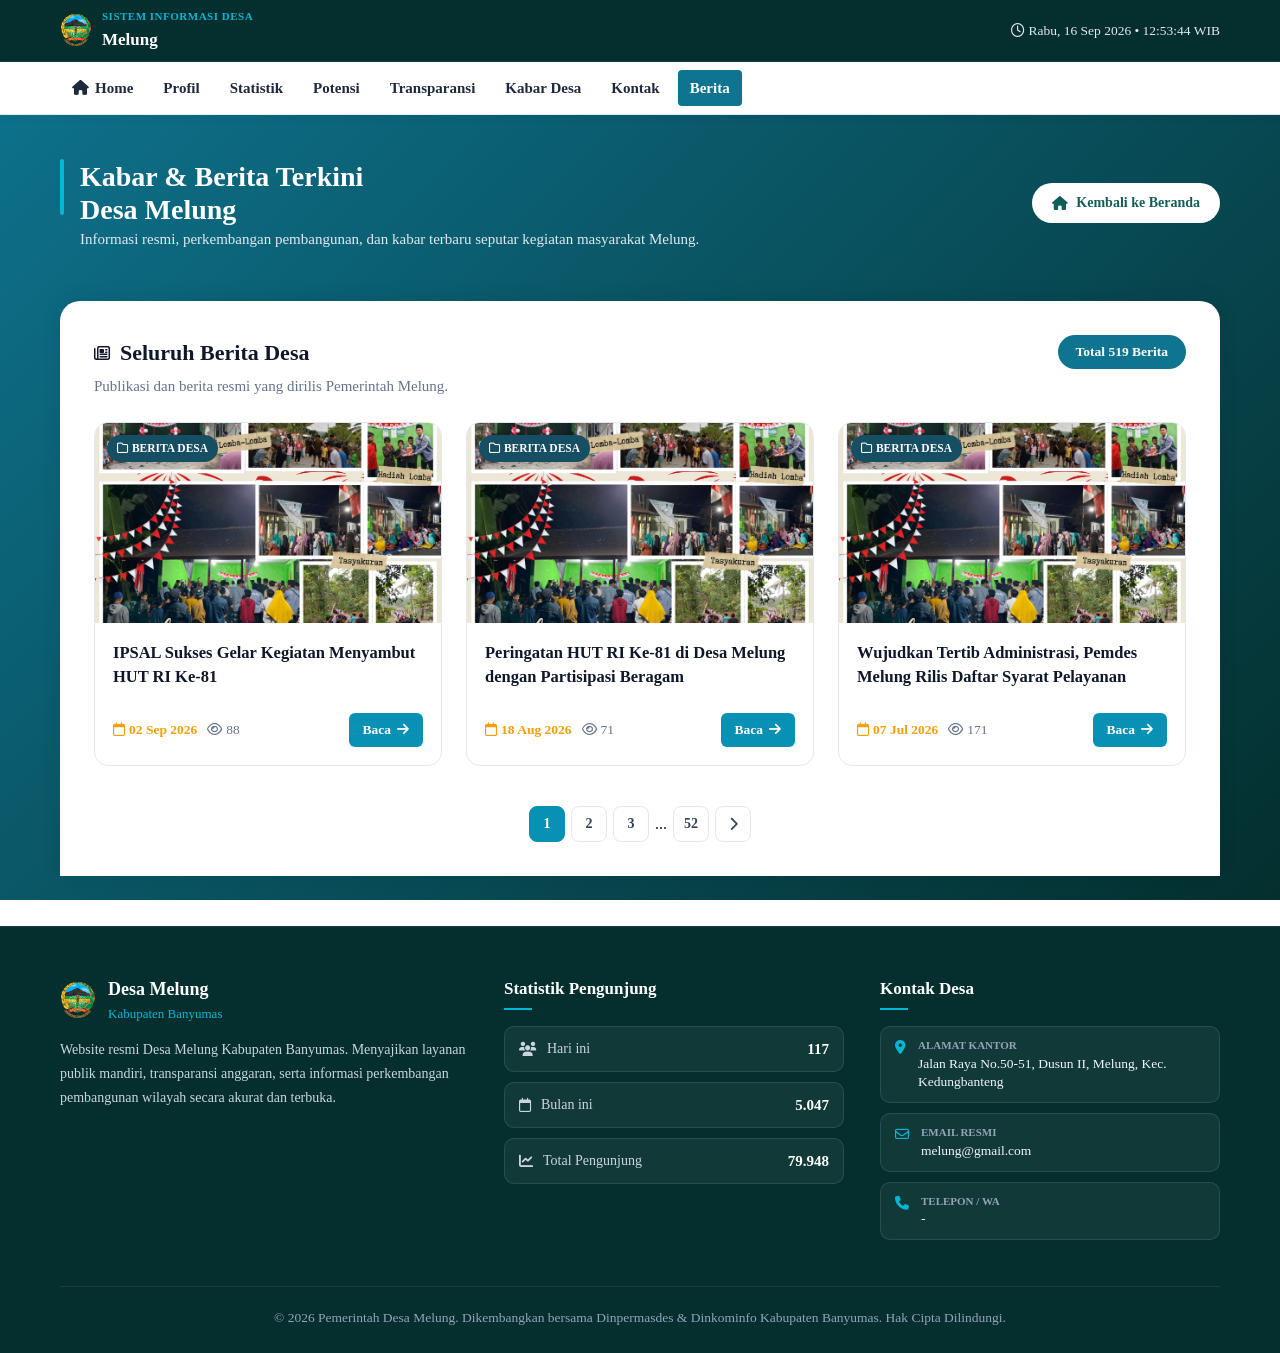
<file: index.html>
<!DOCTYPE html>
<html lang="id">
<head>
  <meta charset="UTF-8" />
  <meta name="viewport" content="width=device-width, initial-scale=1.0" />
  <title>Kabar & Berita Terkini - Desa Melung</title>
  <link rel="shortcut icon" type="image/png" href="logo.png" />
  <link rel="stylesheet" href="style berita.css" />
  <link rel="stylesheet" href="https://cdnjs.cloudflare.com/ajax/libs/font-awesome/6.5.1/css/all.min.css" />
</head>
<body>

  <header class="top-bar">
    <div class="container-boxed top-bar-content">
      <div class="brand-section">
        <img src="logo.png" alt="Logo Melung" class="brand-logo" />
        <div>
          <div class="brand-title">Sistem Informasi Desa</div>
          <div class="brand-sub">Melung</div>
        </div>
      </div>
      <div class="top-time">
        <i class="fa-regular fa-clock"></i> Rabu, 16 Sep 2026 • 12:53:44 WIB
      </div>
    </div>
  </header>

  <nav class="main-navbar">
    <div class="container-boxed">
      <ul class="nav-menu">
        <li><a href="indexsejarah.html" class="nav-link"><i class="fa-solid fa-house"></i> Home</a></li>
        <li><a href="indexsejarah.html" class="nav-link">Profil</a></li>
        <li><a href="#" class="nav-link">Statistik</a></li>
        <li><a href="#" class="nav-link">Potensi</a></li>
        <li><a href="#" class="nav-link">Transparansi</a></li>
        <li><a href="#" class="nav-link">Kabar Desa</a></li>
        <li><a href="#" class="nav-link">Kontak</a></li>
        <li><a href="index.html" class="nav-link active">Berita</a></li>
      </ul>
    </div>
  </nav>

  <section class="hero-banner">
    <div class="container-boxed hero-container">
      <div class="hero-left">
        <div class="hero-line"></div>
        <div>
          <h1 class="hero-title">Kabar & Berita Terkini<br>Desa Melung</h1>
          <p class="hero-desc">Informasi resmi, perkembangan pembangunan, dan kabar terbaru seputar kegiatan masyarakat Melung.</p>
        </div>
      </div>
      <div class="hero-right">
        <a href="indexsejarah.html" class="btn-kembali">
          <i class="fa-solid fa-house"></i> Kembali ke Beranda
        </a>
      </div>
    </div>
  </section>

  <main class="main-wrapper">
    <div class="container-boxed">
      <div class="content-box">
        
        <div class="news-header">
          <div>
            <div class="title-row">
              <i class="fa-regular fa-newspaper news-icon-square"></i>
              <h2 class="section-title">Seluruh Berita Desa</h2>
            </div>
            <p class="section-subtitle">Publikasi dan berita resmi yang dirilis Pemerintah Melung.</p>
          </div>
          <div class="badge-total">Total 519 Berita</div>
        </div>

        <div class="news-grid">
          <article class="news-card">
            <a href="isi berita 1.html" class="card-image-wrap">
              <span class="card-badge"><i class="fa-regular fa-folder mr-1"></i> BERITA DESA</span>
              <img src="ipsal.png" alt="IPSAL Sukses Gelar Kegiatan" class="card-thumb">
            </a>
            <div class="card-content">
              <h3 class="card-title">
                <a href="isi berita 1.html">IPSAL Sukses Gelar Kegiatan Menyambut HUT RI Ke-81</a>
              </h3>
              <div class="card-footer">
                <div class="meta-stats">
                  <span class="date-text"><i class="fa-regular fa-calendar"></i> 02 Sep 2026</span>
                  <span class="views-text"><i class="fa-regular fa-eye"></i> 88</span>
                </div>
                <a href="isi berita 1.html" class="btn-baca">Baca <i class="fa-solid fa-arrow-right"></i></a>
              </div>
            </div>
          </article>

          <article class="news-card">
            <a href="#" class="card-image-wrap">
              <span class="card-badge"><i class="fa-regular fa-folder mr-1"></i> BERITA DESA</span>
              <img src="ipsal.png" alt="Peringatan HUT RI" class="card-thumb">
            </a>
            <div class="card-content">
              <h3 class="card-title"><a href="#">Peringatan HUT RI Ke-81 di Desa Melung dengan Partisipasi Beragam</a></h3>
              <div class="card-footer">
                <div class="meta-stats">
                  <span class="date-text"><i class="fa-regular fa-calendar"></i> 18 Aug 2026</span>
                  <span class="views-text"><i class="fa-regular fa-eye"></i> 71</span>
                </div>
                <a href="#" class="btn-baca">Baca <i class="fa-solid fa-arrow-right"></i></a>
              </div>
            </div>
          </article>

          <article class="news-card">
            <a href="#" class="card-image-wrap">
              <span class="card-badge"><i class="fa-regular fa-folder mr-1"></i> BERITA DESA</span>
              <img src="ipsal.png" alt="Tertib Administrasi" class="card-thumb">
            </a>
            <div class="card-content">
              <h3 class="card-title"><a href="#">Wujudkan Tertib Administrasi, Pemdes Melung Rilis Daftar Syarat Pelayanan</a></h3>
              <div class="card-footer">
                <div class="meta-stats">
                  <span class="date-text"><i class="fa-regular fa-calendar"></i> 07 Jul 2026</span>
                  <span class="views-text"><i class="fa-regular fa-eye"></i> 171</span>
                </div>
                <a href="#" class="btn-baca">Baca <i class="fa-solid fa-arrow-right"></i></a>
              </div>
            </div>
          </article>
        </div>

        <div class="pagination-wrap">
          <a href="#" class="page-btn active">1</a>
          <a href="#" class="page-btn">2</a>
          <a href="#" class="page-btn">3</a>
          <span class="page-dots">...</span>
          <a href="#" class="page-btn">52</a>
          <a href="#" class="page-btn"><i class="fa-solid fa-chevron-right"></i></a>
        </div>

      </div>
    </div>
  </main>

  <div class="nav-modal-overlay" id="navModal">
    <div class="nav-modal-box">
      <span class="nav-modal-close" onclick="tutupMenuPopup()">&times;</span>
      <div class="nav-modal-icon"><i class="fa-solid fa-circle-info"></i></div>
      <h3 id="navModalTitle">Informasi Menu</h3>
      <p>Anda menekan menu <b id="navModalName">Nama Menu</b>. Halaman ini sedang disimulasikan sebagai Pop-up sesuai permintaan.</p>
      <button class="nav-modal-btn" onclick="tutupMenuPopup()">Tutup</button>
    </div>
  </div>

  <footer class="site-footer">
    <div class="container-boxed">
      <div class="footer-grid">
        <div>
          <div class="footer-brand">
            <img src="logo.png" alt="Logo Melung" class="footer-logo" />
            <div>
              <div class="footer-brand-title">Desa Melung</div>
              <div class="footer-brand-sub">Kabupaten Banyumas</div>
            </div>
          </div>
          <p class="footer-desc">Website resmi Desa Melung Kabupaten Banyumas. Menyajikan layanan publik mandiri, transparansi anggaran, serta informasi perkembangan pembangunan wilayah secara akurat dan terbuka.</p>
        </div>
        <div>
          <h4 class="footer-heading">Statistik Pengunjung</h4>
          <div class="stat-item">
            <div class="stat-left"><i class="fa-solid fa-users"></i> Hari ini</div>
            <div class="stat-val">117</div>
          </div>
          <div class="stat-item">
            <div class="stat-left"><i class="fa-regular fa-calendar"></i> Bulan ini</div>
            <div class="stat-val">5.047</div>
          </div>
          <div class="stat-item">
            <div class="stat-left"><i class="fa-solid fa-chart-line"></i> Total Pengunjung</div>
            <div class="stat-val">79.948</div>
          </div>
        </div>
        <div>
          <h4 class="footer-heading">Kontak Desa</h4>
          <div class="contact-card">
            <i class="fa-solid fa-location-dot contact-icon"></i>
            <div>
              <div class="contact-label">Alamat Kantor</div>
              <div class="contact-val">Jalan Raya No.50-51, Dusun II, Melung, Kec. Kedungbanteng</div>
            </div>
          </div>
          <div class="contact-card">
            <i class="fa-regular fa-envelope contact-icon"></i>
            <div>
              <div class="contact-label">Email Resmi</div>
              <div class="contact-val">melung@gmail.com</div>
            </div>
          </div>
          <div class="contact-card">
            <i class="fa-solid fa-phone contact-icon"></i>
            <div>
              <div class="contact-label">Telepon / WA</div>
              <div class="contact-val">-</div>
            </div>
          </div>
        </div>
      </div>
      <div class="footer-copyright">
        &copy; 2026 Pemerintah Desa Melung. Dikembangkan bersama Dinpermasdes & Dinkominfo Kabupaten Banyumas. Hak Cipta Dilindungi.
      </div>
    </div>
  </footer>

  <script src="script berita.js"></script>
</body>
</html>
</file>
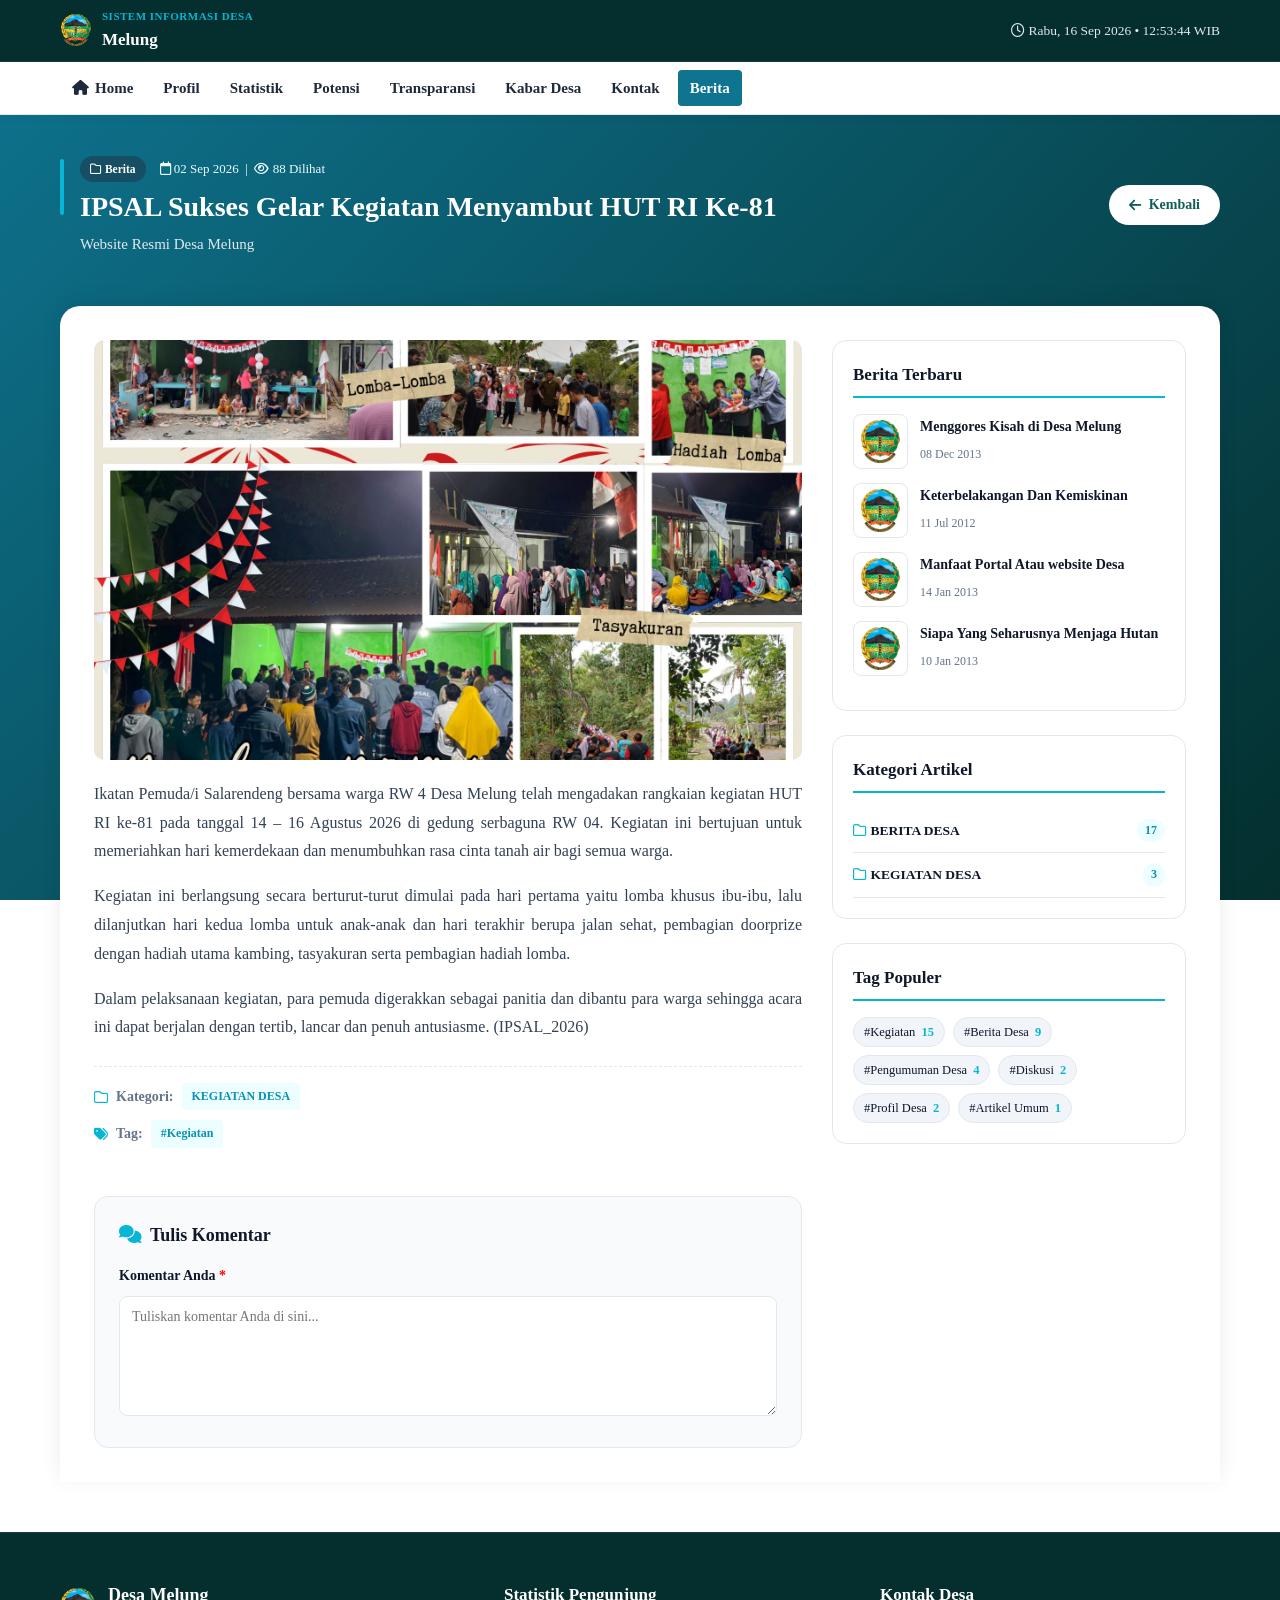
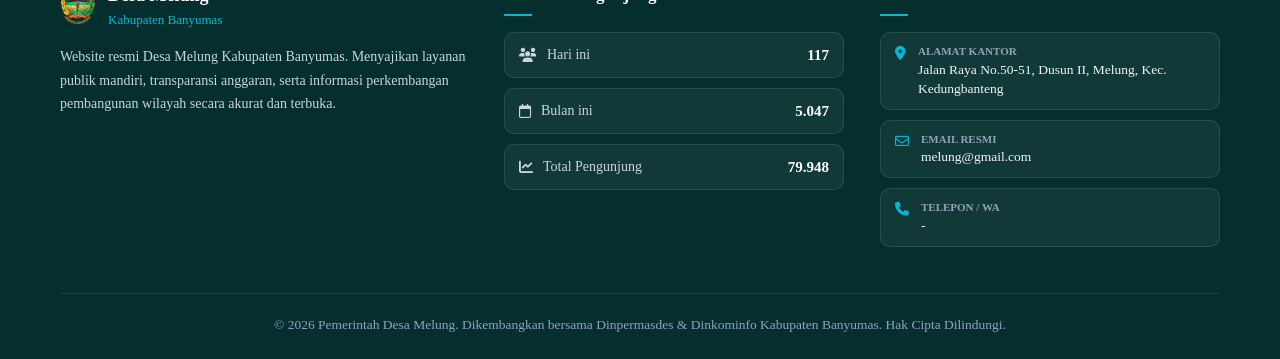
<file: isi berita 1.html>
<!DOCTYPE html>
<html lang="id">
<head>
  <meta charset="UTF-8" />
  <meta name="viewport" content="width=device-width, initial-scale=1.0" />
  <title>IPSAL Sukses Gelar Kegiatan Menyambut HUT RI Ke-81 - Desa Melung</title>
  <link rel="shortcut icon" type="image/x-icon" href="logo.png">
  <link rel="stylesheet" href="style berita.css" />
  <link rel="stylesheet" href="https://cdnjs.cloudflare.com/ajax/libs/font-awesome/6.5.1/css/all.min.css" />
</head>
<body>

  <header class="top-bar">
    <div class="container-boxed top-bar-content">
      <div class="brand-section">
        <img src="logo.png" alt="Logo Melung" class="brand-logo" />
        <div>
          <div class="brand-title">Sistem Informasi Desa</div>
          <div class="brand-sub">Melung</div>
        </div>
      </div>
      <div class="top-time">
        <i class="fa-regular fa-clock"></i> Rabu, 16 Sep 2026 • 12:53:44 WIB
      </div>
    </div>
  </header>

  <nav class="main-navbar">
    <div class="container-boxed">
      <ul class="nav-menu">
        <li><a href="#" class="nav-link"><i class="fa-solid fa-house"></i> Home</a></li>
        <li><a href="indexsejarah.html" class="nav-link">Profil</a></li>
        <li><a href="#" class="nav-link">Statistik</a></li>
        <li><a href="#" class="nav-link">Potensi</a></li>
        <li><a href="#" class="nav-link">Transparansi</a></li>
        <li><a href="#" class="nav-link">Kabar Desa</a></li>
        <li><a href="#" class="nav-link">Kontak</a></li>
        <li><a href="index.html" class="nav-link active">Berita</a></li>
      </ul>
    </div>
  </nav>

  <section class="hero-banner">
    <div class="container-boxed hero-container">
      <div class="hero-left">
        <div class="hero-line"></div>
        <div>
          <div style="margin-bottom: 8px;">
            <span class="card-badge" style="position: relative; top: 0; left: 0; display: inline-block; margin-right: 10px;">
              <i class="fa-regular fa-folder mr-1"></i> Berita
            </span>
            <small style="color: #ecfeff; font-size: 13px;">
              <i class="fa-regular fa-calendar"></i> 02 Sep 2026 &nbsp;|&nbsp; <i class="fa-regular fa-eye"></i> 88 Dilihat
            </small>
          </div>
          <h2 class="hero-title" style="margin-top: 5px;">IPSAL Sukses Gelar Kegiatan Menyambut HUT RI Ke-81</h2>
          <small class="hero-desc" style="display: block; margin-top: 8px;">Website Resmi Desa Melung</small>
        </div>
      </div>
      <div class="hero-right">
        <a href="index.html" class="btn-kembali">
          <i class="fa-solid fa-arrow-left"></i>
          <span>Kembali</span>
        </a>
      </div>
    </div>
  </section>

  <main class="main-wrapper">
    <div class="container-boxed">
      <div class="content-box">
        <div class="detail-grid">

          <div>
            <article class="detail-article-card">
              <img src="ipsal.png" alt="Kegiatan HUT RI RW 4 Melung" class="main-detail-img" />
              <div class="article-paragraphs">
                <p>Ikatan Pemuda/i Salarendeng bersama warga RW 4 Desa Melung telah mengadakan rangkaian kegiatan HUT RI ke-81 pada tanggal 14 – 16 Agustus 2026 di gedung serbaguna RW 04. Kegiatan ini bertujuan untuk memeriahkan hari kemerdekaan dan menumbuhkan rasa cinta tanah air bagi semua warga.</p>
                <p>Kegiatan ini berlangsung secara berturut-turut dimulai pada hari pertama yaitu lomba khusus ibu-ibu, lalu dilanjutkan hari kedua lomba untuk anak-anak dan hari terakhir berupa jalan sehat, pembagian doorprize dengan hadiah utama kambing, tasyakuran serta pembagian hadiah lomba.</p>
                <p>Dalam pelaksanaan kegiatan, para pemuda digerakkan sebagai panitia dan dibantu para warga sehingga acara ini dapat berjalan dengan tertib, lancar dan penuh antusiasme. (IPSAL_2026)</p>
              </div>

              <div class="article-taxonomies">
                <div class="tax-row">
                  <i class="fa-regular fa-folder" style="color: var(--cyan-accent);"></i>
                  <span>Kategori:</span>
                  <span class="pill-kategori">KEGIATAN DESA</span>
                </div>
                <div class="tax-row">
                  <i class="fa-solid fa-tags" style="color: var(--cyan-accent);"></i>
                  <span>Tag:</span>
                  <span class="pill-tag">#Kegiatan</span>
                </div>
              </div>
            </article>

            <section class="comment-card">
              <div class="comment-title">
                <i class="fa-solid fa-comments" style="color: var(--cyan-accent);"></i>
                <span>Tulis Komentar</span>
              </div>
              <div>
                <label class="comment-label">Komentar Anda <span style="color: red;">*</span></label>
                <textarea class="comment-textarea" placeholder="Tuliskan komentar Anda di sini..."></textarea>
              </div>
            </section>
          </div>

          <aside>
            <div class="side-widget">
              <h4 class="side-widget-title">Berita Terbaru</h4>
              <div class="side-article-item">
                <img src="logo.png" alt="Logo" class="side-article-img" style="object-fit: contain; padding: 5px; border: 1px solid #e2e8f0;"/>
                <div class="side-article-text">
                  <a>Menggores Kisah di Desa Melung</a>
                  <small>08 Dec 2013</small>
                </div>
              </div>
              <div class="side-article-item">
                <img src="logo.png" alt="Logo" class="side-article-img" style="object-fit: contain; padding: 5px; border: 1px solid #e2e8f0;"/>
                <div class="side-article-text">
                  <a>Keterbelakangan Dan Kemiskinan</a>
                  <small>11 Jul 2012</small>
                </div>
              </div>
              <div class="side-article-item">
                <img src="logo.png" alt="Logo" class="side-article-img" style="object-fit: contain; padding: 5px; border: 1px solid #e2e8f0;"/>
                <div class="side-article-text">
                  <a>Manfaat Portal Atau website Desa</a>
                  <small>14 Jan 2013</small>
                </div>
              </div>
              <div class="side-article-item">
                <img src="logo.png" alt="Logo" class="side-article-img" style="object-fit: contain; padding: 5px; border: 1px solid #e2e8f0;"/>
                <div class="side-article-text">
                  <a>Siapa Yang Seharusnya Menjaga Hutan</a>
                  <small>10 Jan 2013</small>
                </div>
              </div>
            </div>

            <div class="side-widget">
              <h4 class="side-widget-title">Kategori Artikel</h4>
              <ul class="cat-list">
                <li class="cat-item">
                  <span><i class="fa-regular fa-folder" style="color: var(--cyan-accent);"></i> BERITA DESA</span>
                  <span class="cat-count">17</span>
                </li>
                <li class="cat-item">
                  <span><i class="fa-regular fa-folder" style="color: var(--cyan-accent);"></i> KEGIATAN DESA</span>
                  <span class="cat-count">3</span>
                </li>
              </ul>
            </div>

            <div class="side-widget">
              <h4 class="side-widget-title">Tag Populer</h4>
              <div class="tags-container">
                <span class="tag-badge">#Kegiatan <span class="tag-count">15</span></span>
                <span class="tag-badge">#Berita Desa <span class="tag-count">9</span></span>
                <span class="tag-badge">#Pengumuman Desa <span class="tag-count">4</span></span>
                <span class="tag-badge">#Diskusi <span class="tag-count">2</span></span>
                <span class="tag-badge">#Profil Desa <span class="tag-count">2</span></span>
                <span class="tag-badge">#Artikel Umum <span class="tag-count">1</span></span>
              </div>
            </div>
          </aside>

        </div>
      </div>
    </div>
  </main>

  <div class="nav-modal-overlay" id="navModal">
    <div class="nav-modal-box">
      <span class="nav-modal-close" onclick="tutupMenuPopup()">&times;</span>
      <div class="nav-modal-icon"><i class="fa-solid fa-circle-info"></i></div>
      <h3 id="navModalTitle">Informasi Menu</h3>
      <p>Anda menekan menu <b id="navModalName">Nama Menu</b>. Halaman ini sedang disimulasikan sebagai Pop-up sesuai permintaan.</p>
      <button class="nav-modal-btn" onclick="tutupMenuPopup()">Tutup</button>
    </div>
  </div>

  <footer class="site-footer">
    <div class="container-boxed">
      <div class="footer-grid">
        <div>
          <div class="footer-brand">
            <img src="logo.png" alt="Logo Melung" class="footer-logo" />
            <div>
              <div class="footer-brand-title">Desa Melung</div>
              <div class="footer-brand-sub">Kabupaten Banyumas</div>
            </div>
          </div>
          <p class="footer-desc">
            Website resmi Desa Melung Kabupaten Banyumas. Menyajikan layanan publik mandiri, transparansi anggaran, serta informasi perkembangan pembangunan wilayah secara akurat dan terbuka.
          </p>
        </div>
        <div>
          <h4 class="footer-heading">Statistik Pengunjung</h4>
          <div class="stat-item">
            <div class="stat-left"><i class="fa-solid fa-users"></i> Hari ini</div>
            <div class="stat-val">117</div>
          </div>
          <div class="stat-item">
            <div class="stat-left"><i class="fa-regular fa-calendar"></i> Bulan ini</div>
            <div class="stat-val">5.047</div>
          </div>
          <div class="stat-item">
            <div class="stat-left"><i class="fa-solid fa-chart-line"></i> Total Pengunjung</div>
            <div class="stat-val">79.948</div>
          </div>
        </div>
        <div>
          <h4 class="footer-heading">Kontak Desa</h4>
          <div class="contact-card">
            <i class="fa-solid fa-location-dot contact-icon"></i>
            <div>
              <div class="contact-label">Alamat Kantor</div>
              <div class="contact-val">Jalan Raya No.50-51, Dusun II, Melung, Kec. Kedungbanteng</div>
            </div>
          </div>
          <div class="contact-card">
            <i class="fa-regular fa-envelope contact-icon"></i>
            <div>
              <div class="contact-label">Email Resmi</div>
              <div class="contact-val">melung@gmail.com</div>
            </div>
          </div>
          <div class="contact-card">
            <i class="fa-solid fa-phone contact-icon"></i>
            <div>
              <div class="contact-label">Telepon / WA</div>
              <div class="contact-val">-</div>
            </div>
          </div>
        </div>
      </div>
      <div class="footer-copyright">
        &copy; 2026 Pemerintah Desa Melung. Dikembangkan bersama Dinpermasdes & Dinkominfo Kabupaten Banyumas. Hak Cipta Dilindungi.
      </div>
    </div>
  </footer>

  <script src="script berita.js"></script>
</body>
</html>
</file>
<file: style berita.css>
:root {
  --cyan-darkest: #042f2e;
  --cyan-dark: #115e59;
  --cyan-primary: #0891b2;
  --cyan-pill: #0e7490;
  --cyan-accent: #06b6d4;
  --gradasi-cyan: linear-gradient(135deg, #0e7490 0%, #042f2e 100%);
  
  --card-bg: #ffffff;
  --text-dark: #0f172a;
  --text-muted: #64748b;
  --border-card: #e2e8f0;
  --radius-card: 14px;
  --font-family: 'Garamond', 'EB Garamond', Georgia, serif;
}

*, *::before, *::after {
  box-sizing: border-box;
  margin: 0;
  padding: 0;
}

body {
  font-family: var(--font-family) !important;
  background: var(--gradasi-cyan) !important;
  background-attachment: fixed !important;
  color: var(--text-dark) !important;
  line-height: 1.6;
  -webkit-font-smoothing: antialiased;
}

a {
  text-decoration: none !important;
  color: inherit;
  transition: color 0.2s ease;
}

img {
  max-width: 100%;
  height: auto;
  display: block;
}

.container-boxed {
  max-width: 1200px;
  margin: 0 auto;
  padding: 0 20px;
  width: 100%;
}

.top-bar {
  background-color: var(--cyan-darkest);
  color: #ffffff;
  padding: 8px 0;
  border-bottom: 1px solid rgba(255, 255, 255, 0.08);
}
.top-bar-content { display: flex; justify-content: space-between; align-items: center; }
.brand-section { display: flex; align-items: center; gap: 10px; }
.brand-logo { width: 32px; height: 32px; object-fit: contain; }
.brand-title { font-size: 11px; text-transform: uppercase; font-weight: 700; color: var(--cyan-accent); letter-spacing: 0.5px; }
.brand-sub { font-size: 17px; font-weight: 700; }
.top-time { font-size: 13.5px; color: #e2e8f0; }

.main-navbar {
  background-color: #ffffff;
  border-bottom: 1px solid var(--border-card);
  position: sticky;
  top: 0;
  z-index: 50;
  box-shadow: 0 2px 10px rgba(0, 0, 0, 0.05);
}
.nav-menu { list-style: none; display: flex; align-items: center; flex-wrap: wrap; gap: 6px; padding: 8px 0; margin: 0; }
.nav-link { font-size: 15px; font-weight: 600; color: #1e293b; padding: 6px 12px; border-radius: 4px; display: inline-flex; align-items: center; gap: 6px; transition: all 0.2s ease; }
.nav-link:hover { color: var(--cyan-primary); background-color: #ecfeff; }
.nav-link.active { background-color: var(--cyan-pill); color: #ffffff !important; }

.hero-banner { background: transparent; color: #ffffff; padding: 40px 0 50px 0; }
.hero-container { display: flex; justify-content: space-between; align-items: center; gap: 20px; }
.hero-left { display: flex; align-items: flex-start; gap: 16px; }
.hero-line { width: 4px; height: 56px; background-color: var(--cyan-accent); border-radius: 4px; margin-top: 4px; flex-shrink: 0; }
.hero-title { font-size: 28px; font-weight: 700; line-height: 1.2; margin-top: 5px; }
.hero-subtitle { font-size: 26px; font-weight: 700; color: var(--cyan-accent); line-height: 1.2; margin-bottom: 4px; }
.hero-desc { font-size: 15px; color: #e2e8f0; }

.btn-kembali {
  background-color: #ffffff;
  color: var(--cyan-dark);
  padding: 9px 20px;
  border-radius: 50px;
  font-size: 14px;
  font-weight: 700;
  display: inline-flex;
  align-items: center;
  gap: 8px;
  white-space: nowrap;
  transition: all 0.2s ease;
}
.btn-kembali:hover { background-color: #f8fafc; transform: translateY(-2px); }

.main-wrapper { background: transparent; padding-bottom: 50px; }
.content-box { background-color: #ffffff; border-radius: 20px 20px 0 0; padding: 34px; box-shadow: 0 -4px 20px rgba(0, 0, 0, 0.08); }

.news-header { display: flex; justify-content: space-between; align-items: flex-start; margin-bottom: 24px; }
.title-row { display: flex; align-items: center; gap: 10px; margin-bottom: 4px; }
.section-title { font-size: 22px; font-weight: 700; color: #0f172a; }
.section-subtitle { font-size: 15px; color: var(--text-muted); }
.badge-total { background-color: var(--cyan-pill); color: #ffffff; padding: 6px 18px; border-radius: 50px; font-size: 13.5px; font-weight: 700; }

.news-grid { display: grid; grid-template-columns: repeat(3, 1fr); gap: 24px; }
.news-card { background-color: #ffffff; border: 1px solid var(--border-card); border-radius: var(--radius-card); overflow: hidden; display: flex; flex-direction: column; transition: transform 0.3s ease, box-shadow 0.3s ease; }
.news-card:hover { transform: translateY(-5px); box-shadow: 0 10px 20px rgba(0, 0, 0, 0.08); }
.card-image-wrap { position: relative; width: 100%; height: 200px; background-color: #f1f5f9; overflow: hidden; cursor: pointer; display: block; }
.card-thumb { width: 100%; height: 100%; object-fit: cover; display: block; transition: transform 0.4s ease; }
.card-image-wrap:hover .card-thumb { transform: scale(1.05); }
.card-badge { position: absolute; top: 12px; left: 12px; background-color: #164e63; color: #ffffff; font-size: 11.5px; font-weight: 700; padding: 4px 10px; border-radius: 50px; z-index: 2; }
.card-content { padding: 18px; display: flex; flex-direction: column; flex-grow: 1; }
.card-title { font-size: 16.5px; font-weight: 700; line-height: 1.45; color: #0f172a; margin-bottom: 24px; display: -webkit-box; -webkit-line-clamp: 2; line-clamp: 2;-webkit-box-orient: vertical; overflow: hidden; height: 48px; }
.card-title a:hover { color: var(--cyan-primary); }
.card-footer { margin-top: auto; display: flex; justify-content: space-between; align-items: center; }
.meta-stats { display: flex; align-items: center; gap: 10px; font-size: 13.5px; color: #94a3b8; }
.date-text { color: #f59e0b; font-weight: 600; display: flex; align-items: center; gap: 4px; }
.views-text { display: flex; align-items: center; gap: 4px; color: #64748b; }
.btn-baca { background-color: var(--cyan-primary); color: #ffffff !important; font-size: 13.5px; font-weight: 700; padding: 6px 14px; border-radius: 6px; display: inline-flex; align-items: center; gap: 6px; transition: background-color 0.2s ease; }
.btn-baca:hover { background-color: var(--cyan-darkest); }

.detail-grid { display: grid; grid-template-columns: 2fr 1fr; gap: 30px; }
.detail-article-card { background: #ffffff; padding: 0 0 24px 0; margin-bottom: 24px; }
.main-detail-img { width: 100%; max-height: 420px; object-fit: cover; border-radius: 10px; margin-bottom: 20px; }
.article-paragraphs p { font-size: 16px; line-height: 1.8; color: #334155; margin-bottom: 16px; text-align: justify; }
.article-taxonomies { border-top: 1px dashed var(--border-card); padding-top: 16px; margin-top: 24px; display: flex; flex-direction: column; gap: 10px; }
.tax-row { display: flex; align-items: center; gap: 8px; font-size: 14px; color: var(--text-muted); font-weight: 600; }
.pill-kategori, .pill-tag { background: #ecfeff; color: var(--cyan-primary); padding: 4px 10px; border-radius: 4px; font-weight: 700; font-size: 12px; display: inline-block; }

.comment-card { background: #f8fafc; border: 1px solid var(--border-card); border-radius: var(--radius-card); padding: 24px; }
.comment-title { font-size: 18px; font-weight: 700; margin-bottom: 16px; display: flex; align-items: center; gap: 8px; }
.comment-label { display: block; font-size: 14px; font-weight: 600; margin-bottom: 8px; }
.comment-textarea { width: 100%; height: 120px; padding: 12px; border: 1px solid var(--border-card); border-radius: 8px; font-family: inherit; font-size: 14px; resize: vertical; outline: none; transition: border 0.3s; }
.comment-textarea:focus { border-color: var(--cyan-primary); }

.side-widget { background: #ffffff; border: 1px solid var(--border-card); border-radius: var(--radius-card); padding: 20px; margin-bottom: 24px; }
.side-widget-title { font-size: 17px; font-weight: 700; margin-bottom: 16px; padding-bottom: 8px; border-bottom: 2px solid var(--cyan-accent); }
.side-article-item { display: flex; gap: 12px; margin-bottom: 14px; align-items: center; }
.side-article-img { width: 55px; height: 55px; object-fit: cover; border-radius: 8px; }
.side-article-text a { font-size: 14px; font-weight: 700; color: var(--text-dark); line-height: 1.3; display: block; margin-bottom: 4px; }
.side-article-text a:hover { color: var(--cyan-primary); }
.side-article-text small { font-size: 12px; color: var(--text-muted); }
.cat-list { list-style: none; }
.cat-item { display: flex; justify-content: space-between; align-items: center; padding: 10px 0; border-bottom: 1px solid var(--border-card); font-size: 13.5px; font-weight: 600; }
.cat-count { background: #ecfeff; padding: 2px 8px; border-radius: 12px; font-size: 12px; font-weight: bold; color: var(--cyan-primary); }
.tags-container { display: flex; flex-wrap: wrap; gap: 8px; }
.tag-badge { background: #f1f5f9; border: 1px solid var(--border-card); padding: 4px 10px; border-radius: 50px; font-size: 12.5px; font-weight: 500; color: var(--text-dark); transition: 0.3s; cursor: pointer; }
.tag-badge:hover { background: var(--cyan-primary); color: #fff; }
.tag-count { color: var(--cyan-accent); font-weight: bold; margin-left: 3px; }

.pagination-wrap { display: flex; justify-content: center; align-items: center; gap: 6px; margin-top: 40px; }
.page-btn { width: 36px; height: 36px; display: inline-flex; align-items: center; justify-content: center; border-radius: 8px; border: 1px solid var(--border-card); font-size: 14px; font-weight: 700; color: #334155; background-color: #ffffff; transition: all 0.2s ease; }
.page-btn:hover { border-color: var(--cyan-primary); color: var(--cyan-primary); }
.page-btn.active { background-color: var(--cyan-primary); color: #ffffff; border-color: var(--cyan-primary); }

.site-footer { background-color: var(--cyan-darkest); color: #ffffff; padding: 48px 0 24px 0; font-size: 15px; border-top: 1px solid rgba(255, 255, 255, 0.08); }
.footer-grid { display: grid; grid-template-columns: 1.2fr 1fr 1fr; gap: 36px; padding-bottom: 36px; }
.footer-brand { display: flex; align-items: center; gap: 12px; margin-bottom: 14px; }
.footer-logo { width: 36px; height: 36px; object-fit: contain; }
.footer-brand-title { font-size: 18px; font-weight: 700; }
.footer-brand-sub { font-size: 13px; color: var(--cyan-accent); }
.footer-desc { font-size: 14px; color: #cbd5e1; line-height: 1.7; }
.footer-heading { font-size: 17px; font-weight: 700; margin-bottom: 16px; position: relative; padding-bottom: 8px; }
.footer-heading::after { content: ""; position: absolute; left: 0; bottom: 0; width: 28px; height: 2px; background-color: var(--cyan-accent); }
.stat-item, .contact-card { background-color: rgba(255, 255, 255, 0.05); border: 1px solid rgba(255, 255, 255, 0.1); border-radius: 10px; padding: 10px 14px; margin-bottom: 10px; }
.stat-item { display: flex; align-items: center; justify-content: space-between; }
.stat-left { display: flex; align-items: center; gap: 10px; color: #cbd5e1; font-size: 14px; }
.stat-val { font-size: 15px; font-weight: 700; color: #ffffff; }
.contact-card { display: flex; gap: 12px; }
.contact-icon { color: var(--cyan-accent); margin-top: 3px; font-size: 14px; }
.contact-label { font-size: 11px; text-transform: uppercase; font-weight: 700; color: #94a3b8; }
.contact-val { font-size: 13.5px; color: #f1f5f9; line-height: 1.4; }
.footer-copyright { border-top: 1px solid rgba(255, 255, 255, 0.08); padding-top: 20px; text-align: center; font-size: 13.5px; color: #94a3b8; }

.nav-modal-overlay { display: none; position: fixed; z-index: 99999; left: 0; top: 0; width: 100%; height: 100%; background-color: rgba(0, 0, 0, 0.6); justify-content: center; align-items: center; padding: 20px; }
.nav-modal-overlay.active { display: flex; animation: fadeIn 0.3s ease; }
.nav-modal-box { background: #ffffff; padding: 30px; border-radius: 15px; max-width: 400px; width: 100%; text-align: center; position: relative; box-shadow: 0 10px 30px rgba(0,0,0,0.2); transform: translateY(20px); animation: slideUp 0.3s ease forwards; }
.nav-modal-close { position: absolute; top: 15px; right: 20px; font-size: 28px; cursor: pointer; color: #94a3b8; }
.nav-modal-icon { font-size: 40px; color: var(--cyan-primary); margin-bottom: 10px; }
.nav-modal-box h3 { font-size: 22px; color: var(--cyan-darkest); margin-bottom: 10px; }
.nav-modal-box p { font-size: 15px; color: var(--text-muted); margin-bottom: 20px; }
.nav-modal-btn { background: var(--cyan-primary); color: #ffffff; border: none; padding: 8px 24px; border-radius: 8px; font-size: 15px; font-weight: bold; cursor: pointer; }

@keyframes fadeIn { from { opacity: 0; } to { opacity: 1; } }
@keyframes slideUp { to { transform: translateY(0); } }

@media (max-width: 1024px) {
  .news-grid { grid-template-columns: repeat(2, 1fr); }
  .detail-grid { grid-template-columns: 1fr; }
}
@media (max-width: 768px) {
  .hero-container { flex-direction: column; align-items: flex-start; }
  .news-grid, .footer-grid { grid-template-columns: 1fr; }
  .content-box { padding: 20px 16px; }
  .top-bar-content { flex-direction: column; gap: 8px; align-items: flex-start; }
  .news-header { flex-direction: column; gap: 12px; }
}
</file>
